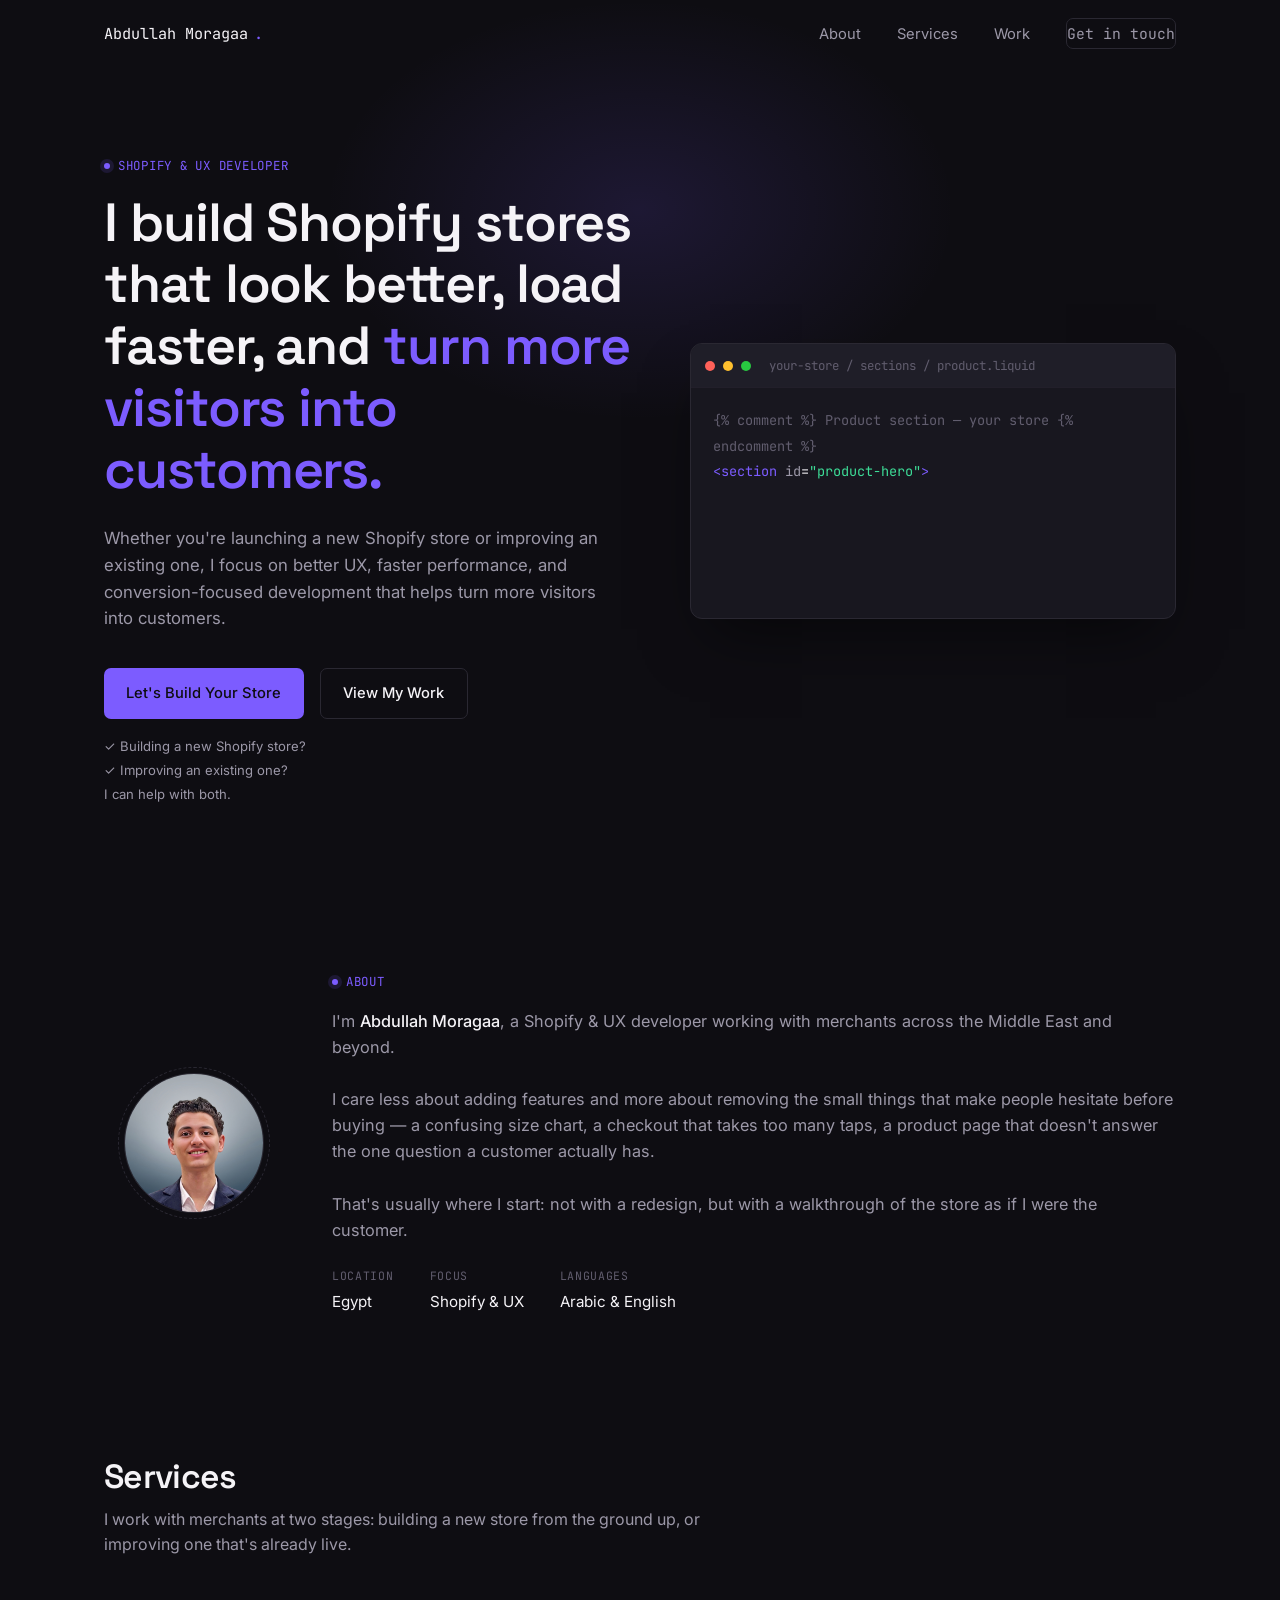
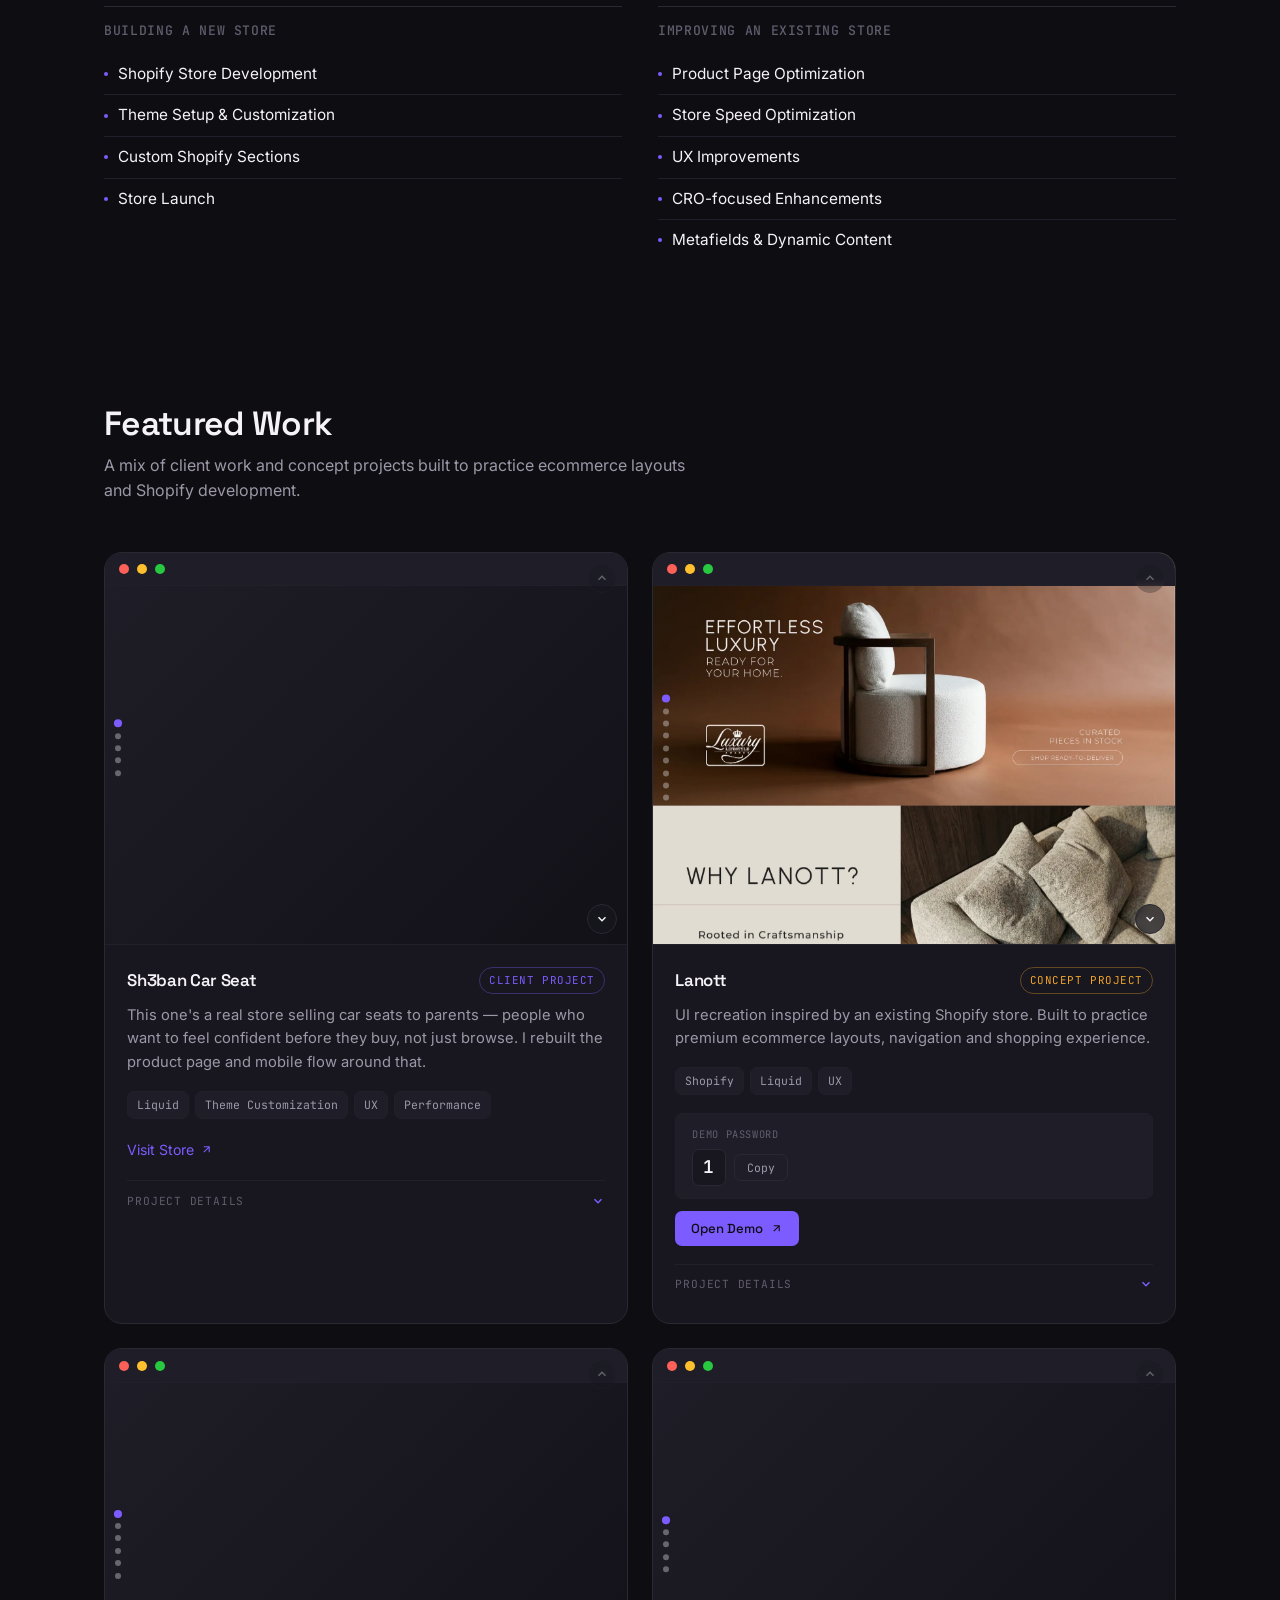
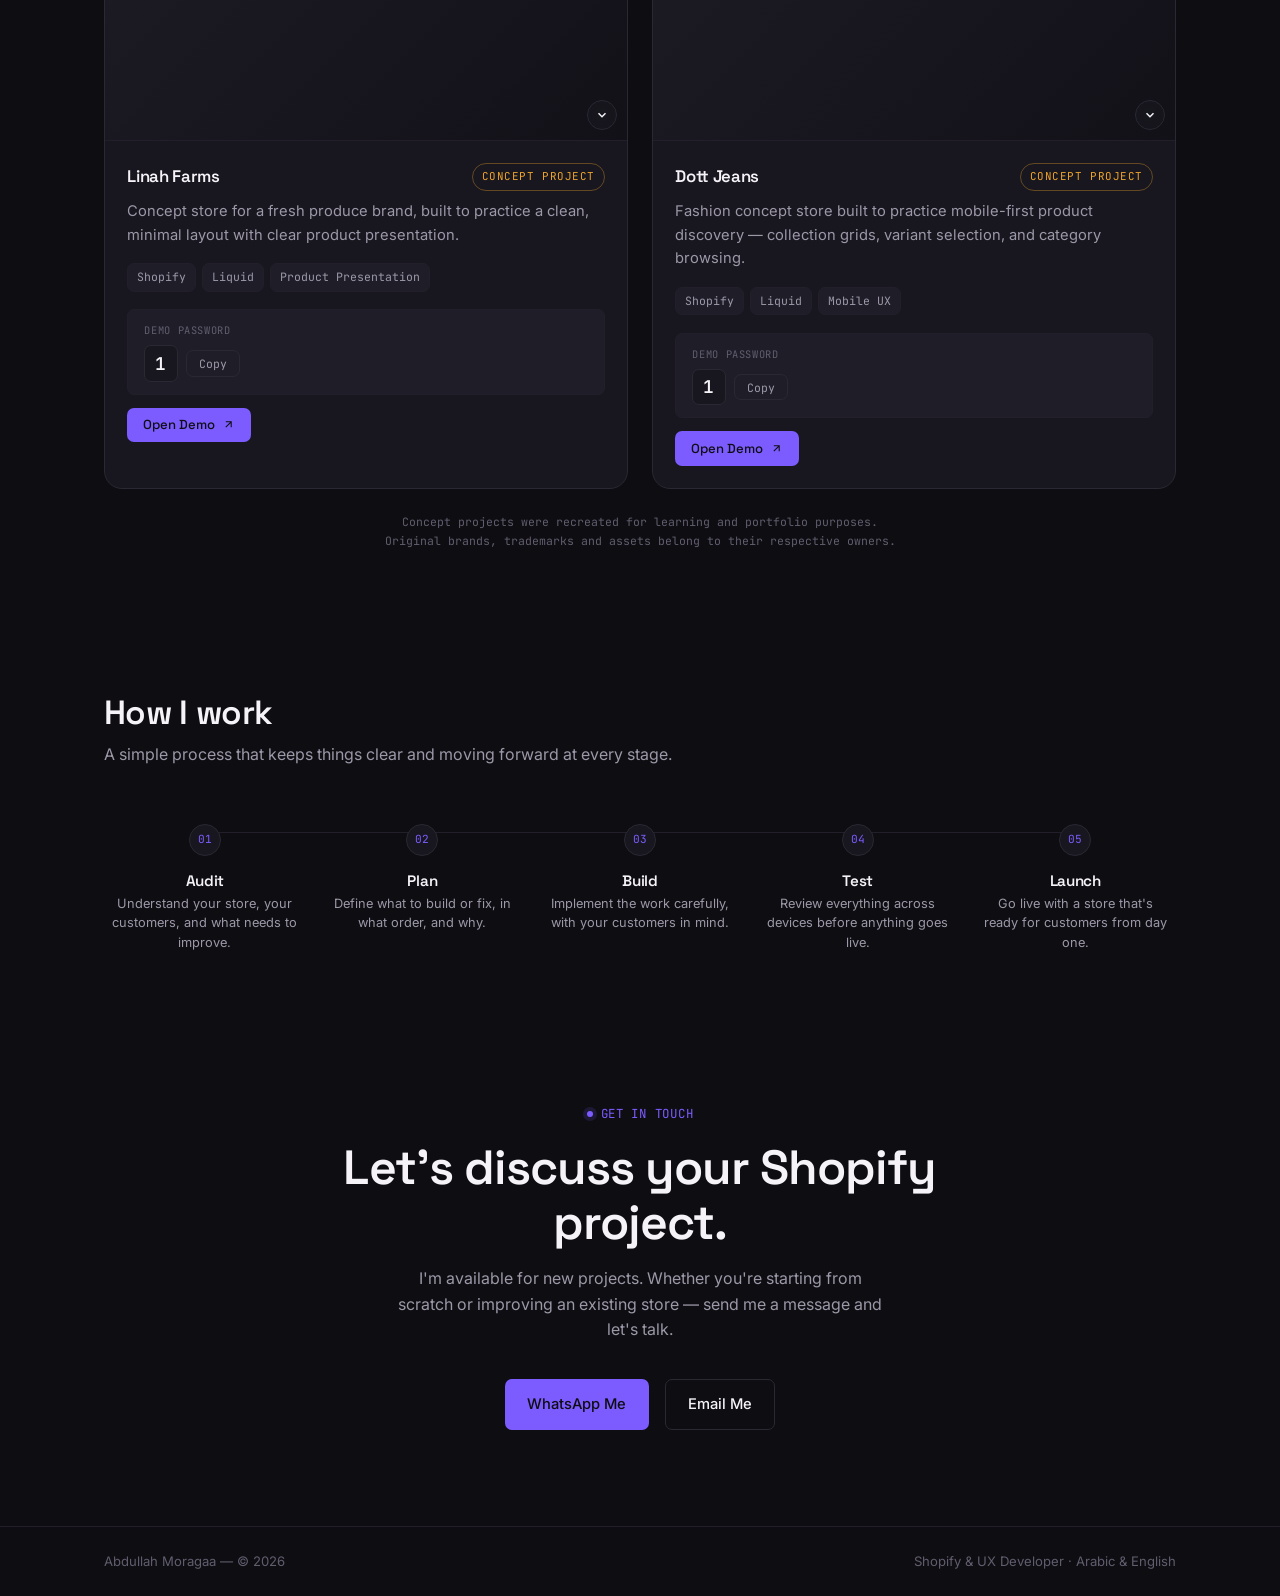
<file: index.html>
<!doctype html>
<html lang="en">
  <head>
    <meta charset="UTF-8" />
    <meta name="viewport" content="width=device-width, initial-scale=1.0" />
    <title>Abdullah Moragaa — Shopify &amp; UX Developer</title>
    <meta
      name="description"
      content="Shopify &amp; UX Developer helping merchants build better stores — improved shopping experience, faster performance, and more conversions."
    />
    <meta
      property="og:title"
      content="Abdullah Moragaa — Shopify &amp; UX Developer"
    />
    <meta
      property="og:description"
      content="I build Shopify stores that look better, load faster, and convert more customers."
    />
    <meta property="og:type" content="website" />
    <link rel="preconnect" href="https://fonts.googleapis.com" />
    <link rel="preconnect" href="https://fonts.gstatic.com" crossorigin />
    <link
      href="https://fonts.googleapis.com/css2?family=Space+Grotesk:wght@500;600;700&family=Inter:wght@400;500;600&family=JetBrains+Mono:wght@400;500&display=swap"
      rel="stylesheet"
    />
    <link rel="stylesheet" href="style.css" />
  </head>
  <body>
    <div
      class="toast"
      id="toast"
      role="status"
      aria-live="polite"
      aria-atomic="true"
    ></div>

    <div
      class="lightbox"
      id="lightbox"
      aria-hidden="true"
      role="dialog"
      aria-modal="true"
      aria-label="Project screenshot viewer"
    >
      <div class="lightbox__stage" id="lightboxStage"></div>
      <button
        class="lightbox__close"
        type="button"
        id="lightboxClose"
        aria-label="Close screenshot viewer"
      >
        &times;
      </button>
    </div>

    <nav class="nav" id="nav" aria-label="Main navigation">
      <div class="nav__inner">
        <a href="#home" class="nav__mark">Abdullah Moragaa<span>.</span></a>
        <ul class="nav__links" id="navLinks" role="list">
          <li><a href="#about">About</a></li>
          <li><a href="#services">Services</a></li>
          <li><a href="#work">Work</a></li>
          <li><a href="#contact" class="nav__cta">Get in touch</a></li>
        </ul>
        <button
          class="nav__burger"
          id="burger"
          aria-label="Open navigation menu"
          aria-expanded="false"
        >
          <span></span><span></span><span></span>
        </button>
      </div>
    </nav>

    <main id="main-content">
      <!-- ══════════════════════════════════════ HERO ══════════════════════════════════════ -->
      <section class="hero" id="home" aria-labelledby="hero-heading">
        <div class="wrap hero__grid">
          <div>
            <div class="eyebrow">Shopify &amp; UX Developer</div>
            <h1 class="hero__title" id="hero-heading">
              I build Shopify stores that look better, load faster, and
              <em>turn more visitors into customers.</em>
            </h1>
            <p class="hero__sub">
              Whether you're launching a new Shopify store or improving an
              existing one, I focus on better UX, faster performance, and
              conversion-focused development that helps turn more visitors into
              customers.
            </p>
            <div class="hero__actions">
              <a href="#contact" class="btn btn--primary"
                >Let's Build Your Store</a
              >
              <a href="#work" class="btn btn--ghost">View My Work</a>
            </div>
            <p
              class="hero__confirm"
              aria-label="I work with both new and existing stores"
            >
              <span>✓ Building a new Shopify store?</span>
              <span>✓ Improving an existing one?</span>
              I can help with both.
            </p>
          </div>
          <div class="window" id="terminal" aria-hidden="true">
            <div class="window__bar">
              <span class="window__dot"></span><span class="window__dot"></span
              ><span class="window__dot"></span>
              <span class="window__path"
                >your-store / sections / product.liquid</span
              >
            </div>
            <div class="window__body" id="terminalBody"></div>
          </div>
        </div>
      </section>

      <!-- ══════════════════════════════════════ ABOUT ══════════════════════════════════════ -->
      <section class="section about" id="about" aria-labelledby="about-heading">
        <div class="wrap about__grid">
          <div class="reveal">
            <div class="avatar-ring">
              <div class="avatar">
                <img
                  src="images/Abdullah-moragaa-shopify-developer.jfif"
                  alt="Abdullah Moragaa"
                  loading="lazy"
                  onerror="
                    this.style.display = 'none';
                    this.nextElementSibling.style.display = 'flex';
                  "
                />
                <span class="avatar__fallback" aria-hidden="true">AM</span>
              </div>
            </div>
          </div>
          <div class="reveal">
            <div class="eyebrow">About</div>
            <h2 id="about-heading" class="sr-only">About Abdullah Moragaa</h2>
            <p class="about__bio">
              I'm <strong>Abdullah Moragaa</strong>, a Shopify &amp; UX
              developer working with merchants across the Middle East and
              beyond.<br /><br />I care less about adding features and more
              about removing the small things that make people hesitate before
              buying — a confusing size chart, a checkout that takes too many
              taps, a product page that doesn't answer the one question a
              customer actually has.<br /><br />That's usually where I start:
              not with a redesign, but with a walkthrough of the store as if I
              were the customer.
            </p>
            <dl class="facts">
              <div class="fact">
                <dt>Location</dt>
                <dd>Egypt</dd>
              </div>
              <div class="fact">
                <dt>Focus</dt>
                <dd>Shopify &amp; UX</dd>
              </div>
              <div class="fact">
                <dt>Languages</dt>
                <dd>Arabic &amp; English</dd>
              </div>
            </dl>
          </div>
        </div>
      </section>

      <!-- ══════════════════════════════════════ SERVICES ══════════════════════════════════════ -->
      <section class="section" id="services" aria-labelledby="services-heading">
        <div class="wrap">
          <div class="head reveal">
            <h2 id="services-heading">Services</h2>
            <p>
              I work with merchants at two stages: building a new store from the
              ground up, or improving one that's already live.
            </p>
          </div>
          <div class="services__two">
            <div class="service-group reveal">
              <h3 class="service-group__label">Building a New Store</h3>
              <ul class="service-group__list">
                <li>Shopify Store Development</li>
                <li>Theme Setup &amp; Customization</li>
                <li>Custom Shopify Sections</li>
                <li>Store Launch</li>
              </ul>
            </div>
            <div class="service-group reveal">
              <h3 class="service-group__label">Improving an Existing Store</h3>
              <ul class="service-group__list">
                <li>Product Page Optimization</li>
                <li>Store Speed Optimization</li>
                <li>UX Improvements</li>
                <li>CRO-focused Enhancements</li>
                <li>Metafields &amp; Dynamic Content</li>
              </ul>
            </div>
          </div>
        </div>
      </section>

      <!-- ══════════════════════════════════════ FEATURED WORK ══════════════════════════════════════ -->
      <section class="section work" id="work" aria-labelledby="work-heading">
        <div class="wrap">
          <div class="head reveal">
            <h2 id="work-heading">Featured Work</h2>
            <p>
              A mix of client work and concept projects built to practice
              ecommerce layouts and Shopify development.
            </p>
          </div>
          <div class="work__grid">
            <!-- ── Sh3ban Car Seat ── -->
            <article
              class="card reveal"
              aria-label="Sh3ban Car Seat — Client Project"
            >
              <div class="card__frame">
                <div class="window__bar" aria-hidden="true">
                  <span class="window__dot"></span
                  ><span class="window__dot"></span
                  ><span class="window__dot"></span>
                </div>
                <div
                  class="gallery"
                  data-gallery
                  data-images="images/sh3ban/sh3ban1.webp,images/sh3ban/sh3ban2.webp,images/sh3ban/sh3ban3.webp,images/sh3ban/sh3ban4.webp,images/sh3ban/sh3ban5.webp"
                  data-alt="Sh3ban Car Seat storefront"
                  tabindex="0"
                  role="group"
                  aria-label="Sh3ban Car Seat screenshots — scroll, swipe or use arrow keys to browse, click to view fullscreen"
                ></div>
              </div>
              <div class="card__body">
                <div class="card__top">
                  <h3 class="card__title">Sh3ban Car Seat</h3>
                  <span class="status status--client">Client Project</span>
                </div>
                <p class="card__desc">
                  This one's a real store selling car seats to parents — people
                  who want to feel confident before they buy, not just browse. I
                  rebuilt the product page and mobile flow around that.
                </p>
                <div class="tags">
                  <span class="tag">Liquid</span>
                  <span class="tag">Theme Customization</span>
                  <span class="tag">UX</span>
                  <span class="tag">Performance</span>
                </div>
                <a
                  href="https://sh3ban-carseat.com"
                  target="_blank"
                  rel="noopener"
                  class="card__link"
                >
                  Visit Store
                  <svg
                    width="13"
                    height="13"
                    viewBox="0 0 24 24"
                    fill="none"
                    stroke="currentColor"
                    stroke-width="2"
                    aria-hidden="true"
                  >
                    <path d="M7 17 17 7M7 7h10v10" />
                  </svg>
                </a>
                <!-- Project Details -->
                <div class="project-details">
                  <button
                    class="pd-toggle"
                    type="button"
                    aria-expanded="false"
                    aria-controls="pd-sh3ban"
                  >
                    Project Details
                    <svg
                      class="pd-chevron"
                      width="14"
                      height="14"
                      viewBox="0 0 24 24"
                      fill="none"
                      stroke="currentColor"
                      stroke-width="2.5"
                      aria-hidden="true"
                    >
                      <path d="M6 9l6 6 6-6" />
                    </svg>
                  </button>
                  <div class="pd-content" id="pd-sh3ban" aria-hidden="true">
                    <div class="pd-body">
                      <div class="pd-row">
                        <h4>Project Goal</h4>
                        <p>
                          Car seats are a trust purchase — parents don't buy on
                          impulse. The goal was to make the store answer their
                          hesitations before they had to ask.
                        </p>
                      </div>
                      <div class="pd-row">
                        <h4>My Role</h4>
                        <p>
                          Theme customization and UX improvements on a live
                          client store.
                        </p>
                      </div>
                      <div class="pd-row">
                        <h4>Before &amp; After</h4>
                        <div class="ba-grid">
                          <div class="ba-pair">
                            <figure class="ba-item">
                              <img
                                src="images/sh3ban/before/product page2.webp"
                                alt="Sh3ban Car Seat Product page before redesign"
                                loading="lazy"
                              />
                              <figcaption>Before</figcaption>
                            </figure>
                            <figure class="ba-item">
                              <img
                                src="images/sh3ban/after/product page2.webp"
                                alt="Sh3ban Car Seat Product page after redesign"
                                loading="lazy"
                              />
                              <figcaption>After</figcaption>
                            </figure>
                          </div>
                          <p class="ba-note">
                            Product page restructured with trust signals and a
                            sticky Add-to-Cart bar for mobile.
                          </p>
                        </div>
                      </div>
                      <div class="pd-row">
                        <h4>What I Worked On</h4>
                        <ul>
                          <li>
                            Customized the theme layout and visual hierarchy
                          </li>
                          <li>
                            Built a sticky Add-to-Cart bar for better mobile
                            conversion
                          </li>
                          <li>
                            Added trust signals and restructured the product
                            page
                          </li>
                          <li>Rebuilt mobile layout and navigation flow</li>
                          <li>
                            Integrated a WhatsApp contact path for local
                            customers
                          </li>
                        </ul>
                      </div>
                      <div class="pd-row">
                        <h4>Tools &amp; Technologies</h4>
                        <div class="pd-tags">
                          <span class="tag">Shopify</span>
                          <span class="tag">Liquid</span>
                          <span class="tag">HTML / CSS</span>
                          <span class="tag">JavaScript</span>
                        </div>
                      </div>
                    </div>
                  </div>
                </div>
              </div>
            </article>

            <!-- ── Lanott ── -->
            <article class="card reveal" aria-label="Lanott — Concept Project">
              <div class="card__frame">
                <div class="window__bar" aria-hidden="true">
                  <span class="window__dot"></span
                  ><span class="window__dot"></span
                  ><span class="window__dot"></span>
                </div>
                <div
                  class="gallery"
                  data-gallery
                  data-images="images/lanott/lanott1.webp,images/lanott/lanott2.webp,images/lanott/lanott3.webp,images/lanott/lanott4.webp,images/lanott/lanott5.webp,images/lanott/lanott6.webp,images/lanott/lanott7.webp,images/lanott/lanott8.webp,images/lanott/lanott9.webp"
                  data-alt="Lanott concept store preview"
                  tabindex="0"
                  role="group"
                  aria-label="Lanott screenshots — scroll, swipe or use arrow keys to browse, click to view fullscreen"
                ></div>
              </div>
              <div class="card__body">
                <div class="card__top">
                  <h3 class="card__title">Lanott</h3>
                  <span class="status status--concept">Concept Project</span>
                </div>
                <p class="card__desc">
                  UI recreation inspired by an existing Shopify store. Built to
                  practice premium ecommerce layouts, navigation and shopping
                  experience.
                </p>
                <div class="tags">
                  <span class="tag">Shopify</span>
                  <span class="tag">Liquid</span>
                  <span class="tag">UX</span>
                </div>
                <div
                  class="demo-access"
                  role="group"
                  aria-label="Demo access for Lanott"
                >
                  <p class="demo-access__label">Demo Password</p>
                  <div class="demo-access__row">
                    <code
                      class="demo-pass"
                      role="button"
                      tabindex="0"
                      title="Click to copy"
                      aria-label="Demo password: 1 — click to copy"
                      >1</code
                    >
                    <button
                      class="btn--copy"
                      type="button"
                      data-password="1"
                      aria-label="Copy demo password"
                    >
                      Copy
                    </button>
                  </div>
                </div>
                <div class="demo-actions">
                  <button
                    class="btn--demo-open"
                    type="button"
                    data-url="https://lanott-re.myshopify.com/"
                    data-password="1"
                    aria-label="Copy password and open Lanott demo"
                  >
                    Open Demo
                    <svg
                      width="13"
                      height="13"
                      viewBox="0 0 24 24"
                      fill="none"
                      stroke="currentColor"
                      stroke-width="2"
                      aria-hidden="true"
                    >
                      <path d="M7 17 17 7M7 7h10v10" />
                    </svg>
                  </button>
                </div>
                <!-- Project Details -->
                <div class="project-details">
                  <button
                    class="pd-toggle"
                    type="button"
                    aria-expanded="false"
                    aria-controls="pd-lanott"
                  >
                    Project Details
                    <svg
                      class="pd-chevron"
                      width="14"
                      height="14"
                      viewBox="0 0 24 24"
                      fill="none"
                      stroke="currentColor"
                      stroke-width="2.5"
                      aria-hidden="true"
                    >
                      <path d="M6 9l6 6 6-6" />
                    </svg>
                  </button>
                  <div class="pd-content" id="pd-lanott" aria-hidden="true">
                    <div class="pd-body">
                      <div class="pd-row">
                        <h4>Project Goal</h4>
                        <p>
                          Recreate a premium ecommerce layout to practice
                          high-end Shopify store design and navigation patterns.
                        </p>
                      </div>
                      <div class="pd-row">
                        <h4>My Role</h4>
                        <p>
                          Full concept store build — design and development.
                        </p>
                      </div>
                      <div class="pd-row">
                        <h4>What I Worked On</h4>
                        <ul>
                          <li>Homepage layout and hero section design</li>
                          <li>Navigation structure and mobile menu</li>
                          <li>Product page hierarchy and visual layout</li>
                          <li>Collection page and product grid</li>
                          <li>Responsive design across all breakpoints</li>
                        </ul>
                      </div>
                      <div class="pd-row">
                        <h4>Tools &amp; Technologies</h4>
                        <div class="pd-tags">
                          <span class="tag">Shopify</span>
                          <span class="tag">Liquid</span>
                          <span class="tag">HTML / CSS</span>
                        </div>
                      </div>
                    </div>
                  </div>
                </div>
              </div>
            </article>

            <!-- ── Linah Farms ── -->
            <article
              class="card reveal"
              aria-label="Linah Farms — Concept Project"
            >
              <div class="card__frame">
                <div class="window__bar" aria-hidden="true">
                  <span class="window__dot"></span
                  ><span class="window__dot"></span
                  ><span class="window__dot"></span>
                </div>
                <div
                  class="gallery"
                  data-gallery
                  data-images="images/linah-farms/linahfarms1.webp,images/linah-farms/linahfarms2.webp,images/linah-farms/linahfarms3.webp,images/linah-farms/linahfarms4.webp,images/linah-farms/linahfarms5.webp,images/linah-farms/linahfarms6.webp"
                  data-alt="Linah Farms concept store preview"
                  tabindex="0"
                  role="group"
                  aria-label="Linah Farms screenshots — scroll, swipe or use arrow keys to browse, click to view fullscreen"
                ></div>
              </div>
              <div class="card__body">
                <div class="card__top">
                  <h3 class="card__title">Linah Farms</h3>
                  <span class="status status--concept">Concept Project</span>
                </div>
                <p class="card__desc">
                  Concept store for a fresh produce brand, built to practice a
                  clean, minimal layout with clear product presentation.
                </p>
                <div class="tags">
                  <span class="tag">Shopify</span>
                  <span class="tag">Liquid</span>
                  <span class="tag">Product Presentation</span>
                </div>
                <div
                  class="demo-access"
                  role="group"
                  aria-label="Demo access for Linah Farms"
                >
                  <p class="demo-access__label">Demo Password</p>
                  <div class="demo-access__row">
                    <code
                      class="demo-pass"
                      role="button"
                      tabindex="0"
                      title="Click to copy"
                      aria-label="Demo password: 1 — click to copy"
                      >1</code
                    >
                    <button
                      class="btn--copy"
                      type="button"
                      data-password="1"
                      aria-label="Copy demo password"
                    >
                      Copy
                    </button>
                  </div>
                </div>
                <div class="demo-actions">
                  <button
                    class="btn--demo-open"
                    type="button"
                    data-url="https://linahfarmsre.myshopify.com/"
                    data-password="1"
                    aria-label="Copy password and open Linah Farms demo"
                  >
                    Open Demo
                    <svg
                      width="13"
                      height="13"
                      viewBox="0 0 24 24"
                      fill="none"
                      stroke="currentColor"
                      stroke-width="2"
                      aria-hidden="true"
                    >
                      <path d="M7 17 17 7M7 7h10v10" />
                    </svg>
                  </button>
                </div>
              </div>
            </article>

            <!-- ── Dott Jeans ── -->
            <article
              class="card reveal"
              aria-label="Dott Jeans — Concept Project"
            >
              <div class="card__frame">
                <div class="window__bar" aria-hidden="true">
                  <span class="window__dot"></span
                  ><span class="window__dot"></span
                  ><span class="window__dot"></span>
                </div>
                <div
                  class="gallery"
                  data-gallery
                  data-images="images/dott-jeans/dott-jeans1.webp,images/dott-jeans/dott-jeans2.webp,images/dott-jeans/dott-jeans3.webp,images/dott-jeans/dott-jeans4.webp,images/dott-jeans/dott-jeans5.webp"
                  data-alt="Dott Jeans concept store preview"
                  tabindex="0"
                  role="group"
                  aria-label="Dott Jeans screenshots — scroll, swipe or use arrow keys to browse, click to view fullscreen"
                ></div>
              </div>
              <div class="card__body">
                <div class="card__top">
                  <h3 class="card__title">Dott Jeans</h3>
                  <span class="status status--concept">Concept Project</span>
                </div>
                <p class="card__desc">
                  Fashion concept store built to practice mobile-first product
                  discovery — collection grids, variant selection, and category
                  browsing.
                </p>
                <div class="tags">
                  <span class="tag">Shopify</span>
                  <span class="tag">Liquid</span>
                  <span class="tag">Mobile UX</span>
                </div>
                <div
                  class="demo-access"
                  role="group"
                  aria-label="Demo access for Dott Jeans"
                >
                  <p class="demo-access__label">Demo Password</p>
                  <div class="demo-access__row">
                    <code
                      class="demo-pass"
                      role="button"
                      tabindex="0"
                      title="Click to copy"
                      aria-label="Demo password: 1 — click to copy"
                      >1</code
                    >
                    <button
                      class="btn--copy"
                      type="button"
                      data-password="1"
                      aria-label="Copy demo password"
                    >
                      Copy
                    </button>
                  </div>
                </div>
                <div class="demo-actions">
                  <button
                    class="btn--demo-open"
                    type="button"
                    data-url="https://dott-jeans-re.myshopify.com/"
                    data-password="1"
                    aria-label="Copy password and open Dott Jeans demo"
                  >
                    Open Demo
                    <svg
                      width="13"
                      height="13"
                      viewBox="0 0 24 24"
                      fill="none"
                      stroke="currentColor"
                      stroke-width="2"
                      aria-hidden="true"
                    >
                      <path d="M7 17 17 7M7 7h10v10" />
                    </svg>
                  </button>
                </div>
              </div>
            </article>
          </div>

          <p class="work-disclaimer">
            Concept projects were recreated for learning and portfolio
            purposes.<br />
            Original brands, trademarks and assets belong to their respective
            owners.
          </p>
        </div>
      </section>

      <!-- ══════════════════════════════════════ PROCESS ══════════════════════════════════════ -->
      <section class="section" id="process" aria-labelledby="process-heading">
        <div class="wrap">
          <div class="head reveal">
            <h2 id="process-heading">How I work</h2>
            <p>
              A simple process that keeps things clear and moving forward at
              every stage.
            </p>
          </div>
          <div class="process__row reveal">
            <div class="process__step">
              <div class="process__num" aria-hidden="true">01</div>
              <h3 class="process__label">Audit</h3>
              <p class="process__desc">
                Understand your store, your customers, and what needs to
                improve.
              </p>
            </div>
            <div class="process__step">
              <div class="process__num" aria-hidden="true">02</div>
              <h3 class="process__label">Plan</h3>
              <p class="process__desc">
                Define what to build or fix, in what order, and why.
              </p>
            </div>
            <div class="process__step">
              <div class="process__num" aria-hidden="true">03</div>
              <h3 class="process__label">Build</h3>
              <p class="process__desc">
                Implement the work carefully, with your customers in mind.
              </p>
            </div>
            <div class="process__step">
              <div class="process__num" aria-hidden="true">04</div>
              <h3 class="process__label">Test</h3>
              <p class="process__desc">
                Review everything across devices before anything goes live.
              </p>
            </div>
            <div class="process__step">
              <div class="process__num" aria-hidden="true">05</div>
              <h3 class="process__label">Launch</h3>
              <p class="process__desc">
                Go live with a store that's ready for customers from day one.
              </p>
            </div>
          </div>
        </div>
      </section>

      <!-- ══════════════════════════════════════ CONTACT ══════════════════════════════════════ -->
      <section
        class="section contact"
        id="contact"
        aria-labelledby="contact-heading"
      >
        <div class="wrap">
          <div class="eyebrow" style="justify-content: center">
            Get in touch
          </div>
          <h2 class="reveal" id="contact-heading">
            Let's discuss your Shopify project.
          </h2>
          <p class="reveal">
            I'm available for new projects. Whether you're starting from scratch
            or improving an existing store — send me a message and let's talk.
          </p>
          <div class="contact__actions reveal">
            <a
              href="https://wa.me/201011080298"
              target="_blank"
              rel="noopener"
              class="btn btn--primary"
              >WhatsApp Me</a
            >
            <a href="mailto:abdalla04m@gmail.com" class="btn btn--ghost"
              >Email Me</a
            >
          </div>
        </div>
      </section>
    </main>

    <footer class="footer" role="contentinfo">
      <div class="footer__inner">
        <p>Abdullah Moragaa — © 2026</p>
        <p>Shopify &amp; UX Developer · Arabic &amp; English</p>
      </div>
    </footer>

    <script src="script.js"></script>
  </body>
</html>
</file>
<file: style.css>
/* ============ TOKENS ============ */
:root {
  --bg: #0e0d12;
  --bg-soft: #121118;
  --surface: #18171f;
  --surface-2: #1f1e28;
  --border: #2a2832;
  --border-soft: #221f2a;
  --text: #f5f3f7;
  --text-muted: #9c98a8;
  --text-faint: #615d6e;
  --accent: #7c5cff;
  --accent-2: #5b3df6;
  --accent-soft: rgba(124, 92, 255, 0.14);
  --accent-soft-2: rgba(124, 92, 255, 0.06);
  --live: #3ddc97;

  --font-display: "Space Grotesk", sans-serif;
  --font-body: "Inter", sans-serif;
  --font-mono: "JetBrains Mono", monospace;

  --container: 1120px;
  --radius-lg: 18px;
  --radius-md: 12px;
  --radius-sm: 7px;

  --space-1: 0.5rem;
  --space-2: 1rem;
  --space-3: 1.5rem;
  --space-4: 2.25rem;
  --space-5: 3rem;
  --space-6: 4.5rem;
}

/* ============ RESET ============ */
*,
*::before,
*::after {
  box-sizing: border-box;
  margin: 0;
  padding: 0;
}
html {
  scroll-behavior: smooth;
  overflow-x: hidden; /* prevents iOS Safari BFC width bug when body has fixed+transform children */
}
body {
  background: var(--bg);
  color: var(--text);
  font-family: var(--font-body);
  font-size: 16px;
  line-height: 1.6;
  -webkit-font-smoothing: antialiased;
  /* overflow-x intentionally removed from body — set on html instead */
}
img {
  max-width: 100%;
  display: block;
}
a {
  color: inherit;
  text-decoration: none;
}
ul {
  list-style: none;
}
button {
  font-family: inherit;
  cursor: pointer;
  background: none;
  border: none;
  color: inherit;
}
h1,
h2,
h3 {
  font-family: var(--font-display);
  font-weight: 600;
  line-height: 1.15;
  letter-spacing: -0.02em;
}
:focus-visible {
  outline: 2px solid var(--accent);
  outline-offset: 3px;
  border-radius: 4px;
}

@media (prefers-reduced-motion: reduce) {
  * {
    animation-duration: 0.001ms !important;
    animation-iteration-count: 1 !important;
    transition-duration: 0.001ms !important;
    scroll-behavior: auto !important;
  }
}

/* ============ UTILITIES ============ */
.sr-only {
  position: absolute;
  width: 1px;
  height: 1px;
  padding: 0;
  margin: -1px;
  overflow: hidden;
  clip: rect(0, 0, 0, 0);
  white-space: nowrap;
  border-width: 0;
}
.wrap {
  max-width: var(--container);
  margin: 0 auto;
  padding: 0 var(--space-3);
}
.section {
  padding: var(--space-6) 0;
}
.eyebrow {
  font-family: var(--font-mono);
  font-size: 0.78rem;
  letter-spacing: 0.06em;
  color: var(--accent);
  text-transform: uppercase;
  display: flex;
  align-items: center;
  gap: 0.5rem;
  margin-bottom: var(--space-2);
}
.eyebrow::before {
  content: "";
  width: 6px;
  height: 6px;
  border-radius: 50%;
  background: var(--accent);
  box-shadow: 0 0 0 4px var(--accent-soft);
}

/* ============ REVEAL ============ */
.reveal {
  opacity: 0;
  transform: translateY(22px);
  transition:
    opacity 0.7s ease,
    transform 0.7s ease;
}
.reveal.in {
  opacity: 1;
  transform: translateY(0);
}

/* ============ NAV ============ */
.nav {
  position: fixed;
  width: 100%;
  max-width: 100vw;
  overflow-x: clip;
  top: 0;
  left: 0;
  right: 0;
  z-index: 100;
  border-bottom: 1px solid transparent;
  transition:
    background 0.3s ease,
    border-color 0.3s ease;
}
.nav.scrolled {
  background: rgba(14, 13, 18, 0.82);
  backdrop-filter: blur(10px);
  border-bottom: 1px solid var(--border-soft);
}
.nav__inner {
  width: 100%;
  max-width: var(--container);
  margin: 0 auto;
  padding: 0 var(--space-3);
  height: 68px;
  display: flex;
  align-items: center;
  justify-content: space-between;
}
.nav__mark {
  font-family: var(--font-mono);
  font-size: 0.95rem;
  color: var(--text);
  display: flex;
  align-items: center;
  gap: 0.4rem;
}
.nav__mark span {
  color: var(--accent);
}
.nav__links {
  display: flex;
  gap: var(--space-4);
  align-items: center;
}
.nav__links a {
  font-size: 0.92rem;
  color: var(--text-muted);
  padding: 0.3rem 0;
  transition: color 0.2s ease;
}
.nav__links a:hover {
  color: var(--text);
}
.nav__cta {
  border: 1px solid var(--border);
  border-radius: var(--radius-sm);
  padding: 0.5rem 1rem;
  font-size: 0.85rem;
  font-family: var(--font-mono);
  transition:
    border-color 0.2s ease,
    background 0.2s ease;
}
.nav__cta:hover {
  border-color: var(--accent);
  background: var(--accent-soft-2);
}
.nav__burger {
  display: none;
  flex-direction: column;
  gap: 5px;
  width: 26px;
}
.nav__burger span {
  height: 2px;
  background: var(--text);
  border-radius: 2px;
  transition:
    transform 0.25s ease,
    opacity 0.25s ease;
}

/* ============ HERO ============ */
.hero {
  min-height: 100vh;
  display: flex;
  align-items: center;
  padding-top: 110px;
  padding-bottom: var(--space-5);
  position: relative;
}
.hero::before {
  content: "";
  position: absolute;
  top: -10%;
  left: 50%;
  transform: translateX(-50%);
  width: 900px;
  height: 600px;
  background: radial-gradient(
    closest-side,
    var(--accent-soft),
    transparent 70%
  );
  pointer-events: none;
  z-index: 0;
}
.hero__grid {
  display: grid;
  grid-template-columns: 1.05fr 0.95fr;
  gap: var(--space-5);
  align-items: center;
  position: relative;
  z-index: 1;
}
.hero__title {
  font-size: clamp(2.1rem, 4.2vw, 3.4rem);
  margin-bottom: var(--space-3);
}
.hero__title em {
  font-style: normal;
  color: var(--accent);
}
.hero__sub {
  color: var(--text-muted);
  font-size: 1.05rem;
  max-width: 46ch;
  margin-bottom: var(--space-4);
}
.hero__actions {
  display: flex;
  gap: var(--space-2);
  flex-wrap: wrap;
}
.hero__confirm {
  margin-top: var(--space-2);
  font-size: 0.82rem;
  color: var(--text-muted);
  line-height: 1.8;
}
.hero__confirm span {
  display: block;
}

/* ============ BUTTONS ============ */
.btn {
  display: inline-flex;
  align-items: center;
  gap: 0.5rem;
  padding: 0.8rem 1.4rem;
  border-radius: var(--radius-sm);
  font-size: 0.92rem;
  font-weight: 500;
  transition:
    transform 0.2s ease,
    background 0.2s ease,
    border-color 0.2s ease;
}
.btn--primary {
  background: var(--accent);
  color: #0e0d12;
}
.btn--primary:hover {
  transform: translateY(-2px);
  background: #8e70ff;
}
.btn--ghost {
  border: 1px solid var(--border);
  color: var(--text);
}
.btn--ghost:hover {
  border-color: var(--accent);
  transform: translateY(-2px);
}

/* ============ TERMINAL ============ */
.window {
  background: var(--surface);
  border: 1px solid var(--border);
  border-radius: var(--radius-md);
  overflow: hidden;
  box-shadow: 0 30px 60px -20px rgba(0, 0, 0, 0.55);
}
.window__bar {
  display: flex;
  align-items: center;
  gap: 0.5rem;
  padding: 0.7rem 0.9rem;
  border-bottom: 1px solid var(--border-soft);
  background: var(--surface-2);
}
.window__dot {
  width: 10px;
  height: 10px;
  border-radius: 50%;
  background: var(--border);
}
.window__dot:nth-child(1) {
  background: #ff6159;
}
.window__dot:nth-child(2) {
  background: #ffc02e;
}
.window__dot:nth-child(3) {
  background: #28c941;
}
.window__path {
  margin-left: 0.6rem;
  font-family: var(--font-mono);
  font-size: 0.78rem;
  color: var(--text-faint);
}
.window__body {
  padding: 1.3rem 1.4rem;
  font-family: var(--font-mono);
  font-size: 0.85rem;
  line-height: 1.85;
  min-height: 230px;
}
.window__body .c {
  color: var(--text-faint);
}
.window__body .k {
  color: var(--accent);
}
.window__body .s {
  color: var(--live);
}
.window__body .t {
  color: var(--text-muted);
}
.cursor {
  display: inline-block;
  width: 7px;
  height: 1em;
  background: var(--accent);
  vertical-align: text-bottom;
  animation: blink 1s steps(1) infinite;
}
@keyframes blink {
  50% {
    opacity: 0;
  }
}

/* ============ SECTION HEADS ============ */
.head {
  max-width: 60ch;
  margin-bottom: var(--space-5);
}
.head h2 {
  font-size: clamp(1.6rem, 3vw, 2.1rem);
}
.head p {
  color: var(--text-muted);
  margin-top: 0.6rem;
}

/* ============ ABOUT ============ */
.about__grid{display:grid;grid-template-columns:180px 1fr;gap:var(--space-5);align-items:center;}
.about__grid > .reveal:first-child{justify-self:center;}
.avatar-ring{width:152px;height:152px;min-width:152px;min-height:152px;max-width:152px;max-height:152px;flex:0 0 152px;aspect-ratio:1/1;box-sizing:border-box;border-radius:50%;display:flex;align-items:center;justify-content:center;position:relative;}
.avatar-ring::after {
  content: "";
  position: absolute;
  inset: 0;
  border-radius: 50%;
  border: 1px dashed var(--border);
  pointer-events: none;
}
.avatar{width:140px;height:140px;min-width:140px;min-height:140px;max-width:140px;max-height:140px;flex:0 0 140px;aspect-ratio:1/1;box-sizing:border-box;border-radius:50%;overflow:hidden;background:linear-gradient(155deg,var(--surface-2),var(--bg-soft));border:1px solid var(--border);display:flex;align-items:center;justify-content:center;font-family:var(--font-display);font-size:2rem;color:var(--accent);position:relative;}
.avatar img {
  width: 100%;
  height: 100%;
  object-fit: cover;
  object-position: center;
  display: block;
}
.avatar__fallback {
  display: none;
  align-items: center;
  justify-content: center;
}
.about__bio {
  color: var(--text-muted);
  font-size: 1.02rem;
  margin-bottom: var(--space-3);
}
.about__bio strong {
  color: var(--text);
  font-weight: 500;
}
.facts {
  display: flex;
  gap: var(--space-4);
  flex-wrap: wrap;
  margin-top: var(--space-2);
}
.fact dt {
  font-family: var(--font-mono);
  font-size: 0.72rem;
  text-transform: uppercase;
  letter-spacing: 0.06em;
  color: var(--text-faint);
  margin-bottom: 0.3rem;
}
.fact dd {
  font-size: 0.95rem;
  color: var(--text);
}

/* ============ SERVICES ============ */
.services__two {
  display: grid;
  grid-template-columns: 1fr 1fr;
  gap: var(--space-4);
}
.service-group {
  border-top: 1px solid var(--border);
  padding-top: var(--space-2);
}
.service-group__label {
  font-family: var(--font-mono);
  font-size: 0.82rem;
  font-weight: 500;
  color: var(--text-faint);
  text-transform: uppercase;
  letter-spacing: 0.05em;
  margin-bottom: 1rem;
}
.service-group__list li {
  font-size: 0.96rem;
  color: var(--text);
  padding: 0.5rem 0;
  border-bottom: 1px solid var(--border-soft);
  display: flex;
  align-items: center;
  gap: 0.6rem;
}
.service-group__list li::before {
  content: "";
  width: 4px;
  height: 4px;
  border-radius: 50%;
  background: var(--accent);
  flex-shrink: 0;
}
.service-group__list li:last-child {
  border-bottom: none;
}

/* ============ WORK / CARDS ============ */
.work__grid {
  display: grid;
  grid-template-columns: 1fr 1fr;
  gap: var(--space-3);
  align-items: start;
}
.card {
  background: var(--surface);
  border: 1px solid var(--border);
  border-radius: var(--radius-lg);
  overflow: hidden;
  transition:
    border-color 0.25s ease,
    transform 0.25s ease;
}

@media (hover: hover) {
  .card:hover {
    border-color: var(--accent);
    transform: translateY(-4px);
  }
}

.card__frame {
  aspect-ratio: 4/3;
  background: linear-gradient(
    135deg,
    var(--surface-2) 0%,
    var(--bg-soft) 100%
  );
  display: flex;
  align-items: center;
  justify-content: center;
  border-bottom: 1px solid var(--border-soft);
  position: relative;
}
.card__frame .window__bar {
  position: absolute;
  top: 0;
  left: 0;
  right: 0;
  z-index: 2;
}
.card__frame-label {
  font-family: var(--font-mono);
  font-size: 0.74rem;
  color: var(--text-faint);
  text-align: center;
  padding: 0 1rem;
  margin-top: 1.4rem;
}

/* ============ PROJECT GALLERY ============ */
.gallery {
  position: absolute;
  inset: 0;
  overflow: hidden;
  cursor: pointer;
  -webkit-tap-highlight-color: transparent;
  touch-action: pan-x;
}
.gallery:focus-visible {
  outline: 2px solid var(--accent);
  outline-offset: -2px;
}
.gallery__track {
  position: relative;
  width: 100%;
  height: 100%;
}
.gallery__slide {
  position: absolute;
  inset: 0;
  width: 100%;
  height: 100%;
  transition: transform 0.5s cubic-bezier(0.65, 0, 0.35, 1);
  will-change: transform;
}
.gallery__slide img {
  width: 100%;
  height: 100%;
  object-fit: cover;
  object-position: top center;
  display: block;
  user-select: none;
  pointer-events: none;
}
.gallery__slide--broken img {
  display: none;
}
.gallery__slide--broken::after {
  content: attr(data-fallback-label);
  position: absolute;
  inset: 0;
  display: flex;
  align-items: center;
  justify-content: center;
  text-align: center;
  padding: 0 1.2rem;
  font-family: var(--font-mono);
  font-size: 0.74rem;
  color: var(--text-faint);
  background: linear-gradient(
    135deg,
    var(--surface-2) 0%,
    var(--bg-soft) 100%
  );
}
.gallery__nav {
  position: absolute;
  right: 0.6rem;
  z-index: 3;
  width: 30px;
  height: 30px;
  border-radius: 50%;
  background: rgba(24, 23, 31, 0.72);
  border: 1px solid var(--border);
  color: var(--text);
  display: flex;
  align-items: center;
  justify-content: center;
  backdrop-filter: blur(4px);
  transition:
    border-color 0.2s ease,
    opacity 0.2s ease,
    transform 0.2s ease;
}
.gallery__nav:hover {
  border-color: var(--accent);
  transform: translateY(-1px);
}
.gallery__nav:disabled {
  opacity: 0.32;
  cursor: default;
  transform: none;
}
.gallery__nav--up {
  top: 0.6rem;
}
.gallery__nav--down {
  bottom: 0.6rem;
}
.gallery__dots {
  position: absolute;
  left: 0.6rem;
  top: 50%;
  transform: translateY(-50%);
  z-index: 3;
  display: flex;
  flex-direction: column;
  gap: 0.4rem;
}
.gallery__dot {
  width: 6px;
  height: 6px;
  border-radius: 50%;
  padding: 0;
  background: rgba(245, 243, 247, 0.35);
  border: none;
  transition:
    background 0.2s ease,
    transform 0.2s ease;
}
.gallery__dot.is-active {
  background: var(--accent);
  transform: scale(1.35);
}

/* ============ LIGHTBOX ============ */
.lightbox {
  position: fixed;
  inset: 0;
  z-index: 1000;
  background: rgba(9, 8, 12, 0.9);
  display: flex;
  align-items: center;
  justify-content: center;
  padding: var(--space-3);
  opacity: 0;
  visibility: hidden;
  transition: opacity 0.3s ease;
}
.lightbox.is-open {
  opacity: 1;
  visibility: visible;
}
.lightbox__stage {
  position: relative;
  aspect-ratio: 4/3;
  width: min(92vw, 117.33vh, 900px);
  background: var(--surface);
  border: 1px solid var(--border);
  border-radius: var(--radius-md);
  overflow: hidden;
  box-shadow: 0 30px 80px -20px rgba(0, 0, 0, 0.6);
}
.lightbox__stage .gallery__nav {
  width: 38px;
  height: 38px;
}
.lightbox__stage .gallery__dot {
  width: 7px;
  height: 7px;
}
.lightbox__close {
  position: absolute;
  top: -0.4rem;
  right: -0.4rem;
  z-index: 1001;
  width: 36px;
  height: 36px;
  border-radius: 50%;
  background: var(--surface-2);
  border: 1px solid var(--border);
  color: var(--text);
  font-size: 1.3rem;
  line-height: 1;
  display: flex;
  align-items: center;
  justify-content: center;
  transition:
    border-color 0.2s ease,
    transform 0.2s ease;
}
.lightbox__close:hover {
  border-color: var(--accent);
  transform: scale(1.06);
}
.card__body {
  padding: 1.4rem;
}
.card__top {
  display: flex;
  align-items: center;
  justify-content: space-between;
  margin-bottom: 0.6rem;
}
.card__title {
  font-size: 1.05rem;
}
.status {
  font-family: var(--font-mono);
  font-size: 0.68rem;
  text-transform: uppercase;
  letter-spacing: 0.05em;
  padding: 0.25rem 0.55rem;
  border-radius: 99px;
  border: 1px solid var(--border);
  color: var(--text-muted);
}
.status--client {
  color: var(--accent);
  border-color: rgba(124, 92, 255, 0.35);
}
.status--concept {
  color: #f0a429;
  border-color: rgba(240, 164, 41, 0.35);
}
.card__desc {
  color: var(--text-muted);
  font-size: 0.92rem;
  margin-bottom: 1rem;
}
.tags {
  display: flex;
  flex-wrap: wrap;
  gap: 0.4rem;
  margin-bottom: 1.1rem;
}
.tag {
  font-family: var(--font-mono);
  font-size: 0.72rem;
  color: var(--text-muted);
  background: var(--surface-2);
  border: 1px solid var(--border-soft);
  padding: 0.25rem 0.55rem;
  border-radius: var(--radius-sm);
}
.card__link {
  font-size: 0.88rem;
  color: var(--accent);
  display: inline-flex;
  align-items: center;
  gap: 0.35rem;
}
.card__link svg {
  transition: transform 0.2s ease;
}
.card:hover .card__link svg {
  transform: translate(2px, -2px);
}

/* ============ DEMO ACCESS ============ */
.demo-access {
  background: var(--surface-2);
  border: 1px solid var(--border-soft);
  border-radius: var(--radius-sm);
  padding: 0.75rem 1rem;
  margin: 0.8rem 0;
}
.demo-access__label {
  font-family: var(--font-mono);
  font-size: 0.65rem;
  text-transform: uppercase;
  letter-spacing: 0.06em;
  color: var(--text-faint);
  margin-bottom: 0.4rem;
}
.demo-access__row {
  display: flex;
  align-items: center;
  gap: 0.5rem;
}
.demo-pass {
  font-family: var(--font-mono);
  font-size: 1.1rem;
  font-weight: 600;
  color: var(--text);
  letter-spacing: 0.1em;
  cursor: pointer;
  padding: 0.2rem 0.6rem;
  border-radius: var(--radius-sm);
  border: 1px solid var(--border);
  background: var(--surface);
  transition: border-color 0.2s ease;
  user-select: all;
}
.demo-pass:hover,
.demo-pass:focus-visible {
  border-color: var(--accent);
  outline: none;
}
.btn--copy {
  font-family: var(--font-mono);
  font-size: 0.72rem;
  padding: 0.3rem 0.75rem;
  border: 1px solid var(--border);
  border-radius: var(--radius-sm);
  color: var(--text-muted);
  cursor: pointer;
  transition:
    border-color 0.2s ease,
    color 0.2s ease;
}
.btn--copy:hover {
  border-color: var(--accent);
  color: var(--accent);
}
.demo-actions {
  display: flex;
  gap: 0.5rem;
  flex-wrap: wrap;
}
.btn--demo-open {
  font-family: var(--font-display);
  font-size: 0.82rem;
  font-weight: 500;
  padding: 0.55rem 1rem;
  background: var(--accent);
  color: #0e0d12;
  border-radius: var(--radius-sm);
  display: inline-flex;
  align-items: center;
  gap: 0.4rem;
  cursor: pointer;
  border: none;
  transition:
    transform 0.2s ease,
    background 0.2s ease;
}
.btn--demo-open:hover {
  transform: translateY(-1px);
  background: #8e70ff;
}

/* ============ PROJECT DETAILS ACCORDION ============ */
.project-details {
  margin-top: 1.1rem;
  border-top: 1px solid var(--border-soft);
  padding-top: 0.2rem;
}
.pd-toggle {
  display: flex;
  align-items: center;
  width: 100%;
  padding: 0.6rem 0;
  font-family: var(--font-mono);
  font-size: 0.7rem;
  text-transform: uppercase;
  letter-spacing: 0.07em;
  color: var(--text-faint);
  cursor: pointer;
  background: none;
  border: none;
  text-align: left;
  transition: color 0.2s ease;
}
.pd-toggle:hover {
  color: var(--text-muted);
}
.pd-toggle:focus-visible {
  outline: 2px solid var(--accent);
  outline-offset: 2px;
  border-radius: 3px;
}
.pd-chevron {
  margin-left: auto;
  flex-shrink: 0;
  color: var(--accent);
  transition: transform 0.3s ease;
}
.pd-toggle[aria-expanded="true"] .pd-chevron {
  transform: rotate(180deg);
}
.pd-content {
  overflow: hidden;
  max-height: 0;
  opacity: 0;
  transition:
    max-height 0.32s ease,
    opacity 0.25s ease;
}
.pd-body {
  padding: 0.5rem 0 0.6rem;
  display: flex;
  flex-direction: column;
  gap: 0.65rem;
}
.pd-row h4 {
  font-family: var(--font-mono);
  font-size: 0.63rem;
  text-transform: uppercase;
  letter-spacing: 0.07em;
  color: var(--text-faint);
  margin-bottom: 0.28rem;
}
.pd-row p {
  font-size: 0.84rem;
  color: var(--text-muted);
  line-height: 1.55;
}
.pd-row ul {
  margin: 0;
  padding: 0;
}
.pd-row ul li {
  font-size: 0.84rem;
  color: var(--text-muted);
  line-height: 1.5;
  padding: 0.07rem 0;
  display: flex;
  align-items: flex-start;
  gap: 0.4rem;
}
.pd-row ul li::before {
  content: "·";
  color: var(--accent);
  flex-shrink: 0;
  line-height: 1.5;
}
.pd-tags {
  display: flex;
  flex-wrap: wrap;
  gap: 0.35rem;
  margin-top: 0.1rem;
}

/* ============ BEFORE / AFTER ============ */
.ba-grid {
  display: flex;
  flex-direction: column;
  gap: 0.4rem;
}
.ba-pair {
  display: grid;
  grid-template-columns: 1fr 1fr;
  gap: 0.5rem;
}
.ba-item {
  margin: 0;
  display: flex;
  flex-direction: column;
  gap: 0.3rem;
}
.ba-item img {
  width: 100%;
  height: auto;
  display: block;
  border-radius: 6px;
  border: 1px solid var(--border, rgba(255, 255, 255, 0.08));
}
.ba-item figcaption {
  font-family: var(--font-mono);
  font-size: 0.63rem;
  text-transform: uppercase;
  letter-spacing: 0.07em;
  color: var(--text-faint);
  text-align: center;
}
.ba-note {
  font-size: 0.8rem;
  color: var(--text-muted);
  line-height: 1.5;
  margin-top: 0.15rem;
}
@media (max-width: 480px) {
  .ba-pair {
    grid-template-columns: 1fr;
  }
}

/* ============ WORK DISCLAIMER ============ */
.work-disclaimer {
  font-family: var(--font-mono);
  font-size: 0.72rem;
  color: var(--text-faint);
  text-align: center;
  margin-top: var(--space-3);
  line-height: 1.6;
}

/* ============ PROCESS ============ */
.process__row {
  display: grid;
  grid-template-columns: repeat(5, 1fr);
  gap: var(--space-2);
  position: relative;
}
.process__row::before {
  content: "";
  position: absolute;
  top: 1rem;
  left: calc(10% + 0.5rem);
  right: calc(10% + 0.5rem);
  height: 1px;
  background: var(--border-soft);
  z-index: 0;
}
.process__step {
  display: flex;
  flex-direction: column;
  align-items: center;
  text-align: center;
  padding: 0.5rem;
  position: relative;
  z-index: 1;
}
.process__num {
  width: 2rem;
  height: 2rem;
  border-radius: 50%;
  background: var(--surface);
  border: 1px solid var(--border);
  display: flex;
  align-items: center;
  justify-content: center;
  font-family: var(--font-mono);
  font-size: 0.7rem;
  color: var(--accent);
  margin-bottom: var(--space-2);
  flex-shrink: 0;
  transition:
    background 0.2s ease,
    border-color 0.2s ease;
}
.process__step:hover .process__num {
  background: var(--accent-soft);
  border-color: var(--accent);
}
.process__label {
  font-family: var(--font-display);
  font-size: 0.95rem;
  font-weight: 600;
  color: var(--text);
  margin-bottom: 0.3rem;
}
.process__desc {
  font-size: 0.8rem;
  color: var(--text-muted);
  line-height: 1.5;
}

/* ============ CONTACT ============ */
.contact {
  text-align: center;
}
.contact h2 {
  font-size: clamp(1.9rem, 4.5vw, 3rem);
  max-width: 22ch;
  margin: 0 auto var(--space-2);
}
.contact p {
  color: var(--text-muted);
  max-width: 50ch;
  margin: 0 auto var(--space-4);
}
.contact__actions {
  display: flex;
  justify-content: center;
  gap: var(--space-2);
  flex-wrap: wrap;
  margin-bottom: var(--space-3);
}

/* ============ FOOTER ============ */
.footer {
  border-top: 1px solid var(--border-soft);
  padding: var(--space-3) 0;
}
.footer__inner {
  max-width: var(--container);
  margin: 0 auto;
  padding: 0 var(--space-3);
  display: flex;
  justify-content: space-between;
  align-items: center;
  flex-wrap: wrap;
  gap: 0.5rem;
}
.footer p {
  font-size: 0.82rem;
  color: var(--text-faint);
}

/* ============ TOAST ============ */
.toast {
  position: fixed;
  bottom: 1.5rem;
  right: 1.5rem;
  background: var(--surface-2);
  border: 1px solid var(--accent);
  border-radius: var(--radius-sm);
  padding: 0.6rem 1.2rem;
  font-family: var(--font-mono);
  font-size: 0.8rem;
  color: var(--accent);
  transform: translateY(120%);
  opacity: 0;
  transition:
    transform 0.3s ease,
    opacity 0.3s ease;
  z-index: 9999;
  pointer-events: none;
}
.toast.show {
  transform: translateY(0);
  opacity: 1;
}

/* ============ RESPONSIVE ============ */
@media (max-width: 880px) {
  .hero__grid {
    grid-template-columns: 1fr;
  }
  .about__grid{display:grid;grid-template-columns:1fr;justify-items:center;gap:var(--space-3);text-align:center;}
  .about__grid .about__bio,
  .about__grid .facts { text-align: left; }
  .about__grid .facts { justify-content: center; }
  .work__grid {
    grid-template-columns: 1fr;
  }
  .services__two {
    grid-template-columns: 1fr;
  }
  .process__row {
    grid-template-columns: repeat(3, 1fr);
    gap: var(--space-3);
  }
  .process__row::before {
    display: none;
  }
  .nav__links {
    box-sizing: border-box;
    width: 100%;
    max-width: 100%;
    /* position: absolute within the position: fixed .nav parent —
       visually identical to fixed, but avoids the iOS Safari bug where
       transform on a position:fixed element causes viewport repaints. */
    position: absolute;
    top: 100%; /* sits flush below the 68px nav bar */
    left: 0;
    right: 0;
    background: var(--bg-soft);
    border-bottom: 1px solid var(--border-soft);
    flex-direction: column;
    align-items: flex-start;
    padding: var(--space-3);
    gap: var(--space-2);
    transform: translateY(-130%);
    transition: transform 0.3s ease;
  }
  .nav__links.open {
    transform: translateY(0);
  }
  .nav__burger {
    display: flex;
  }
  .nav__burger.open span:nth-child(1) {
    transform: translateY(7px) rotate(45deg);
  }
  .nav__burger.open span:nth-child(2) {
    opacity: 0;
  }
  .nav__burger.open span:nth-child(3) {
    transform: translateY(-7px) rotate(-45deg);
  }
}
@media (max-width: 580px) {
  .process__row {
    grid-template-columns: repeat(2, 1fr);
  }
  .hero__actions {
    flex-direction: column;
    align-items: flex-start;
  }
  .contact__actions {
    flex-direction: column;
    align-items: center;
  }
  .gallery__nav {
    width: 26px;
    height: 26px;
  }
  .lightbox__stage {
    width: min(100%, 109.33vh);
  }
}
@media (max-width: 380px) {
  .process__row {
    grid-template-columns: 1fr;
  }
}

@media (hover: none) and (pointer: coarse) {
  * {
    -webkit-tap-highlight-color: transparent;
  }
  .card:hover,
  .btn:hover,
  .gallery:hover,
  .pd-toggle:hover,
  .nav a:hover {
    transform: none !important;
  }
}
html,
body {
  max-width: 100%;
  overflow-x: hidden;
}
*,
*::before,
*::after {
  max-width: 100%;
}
</file>
